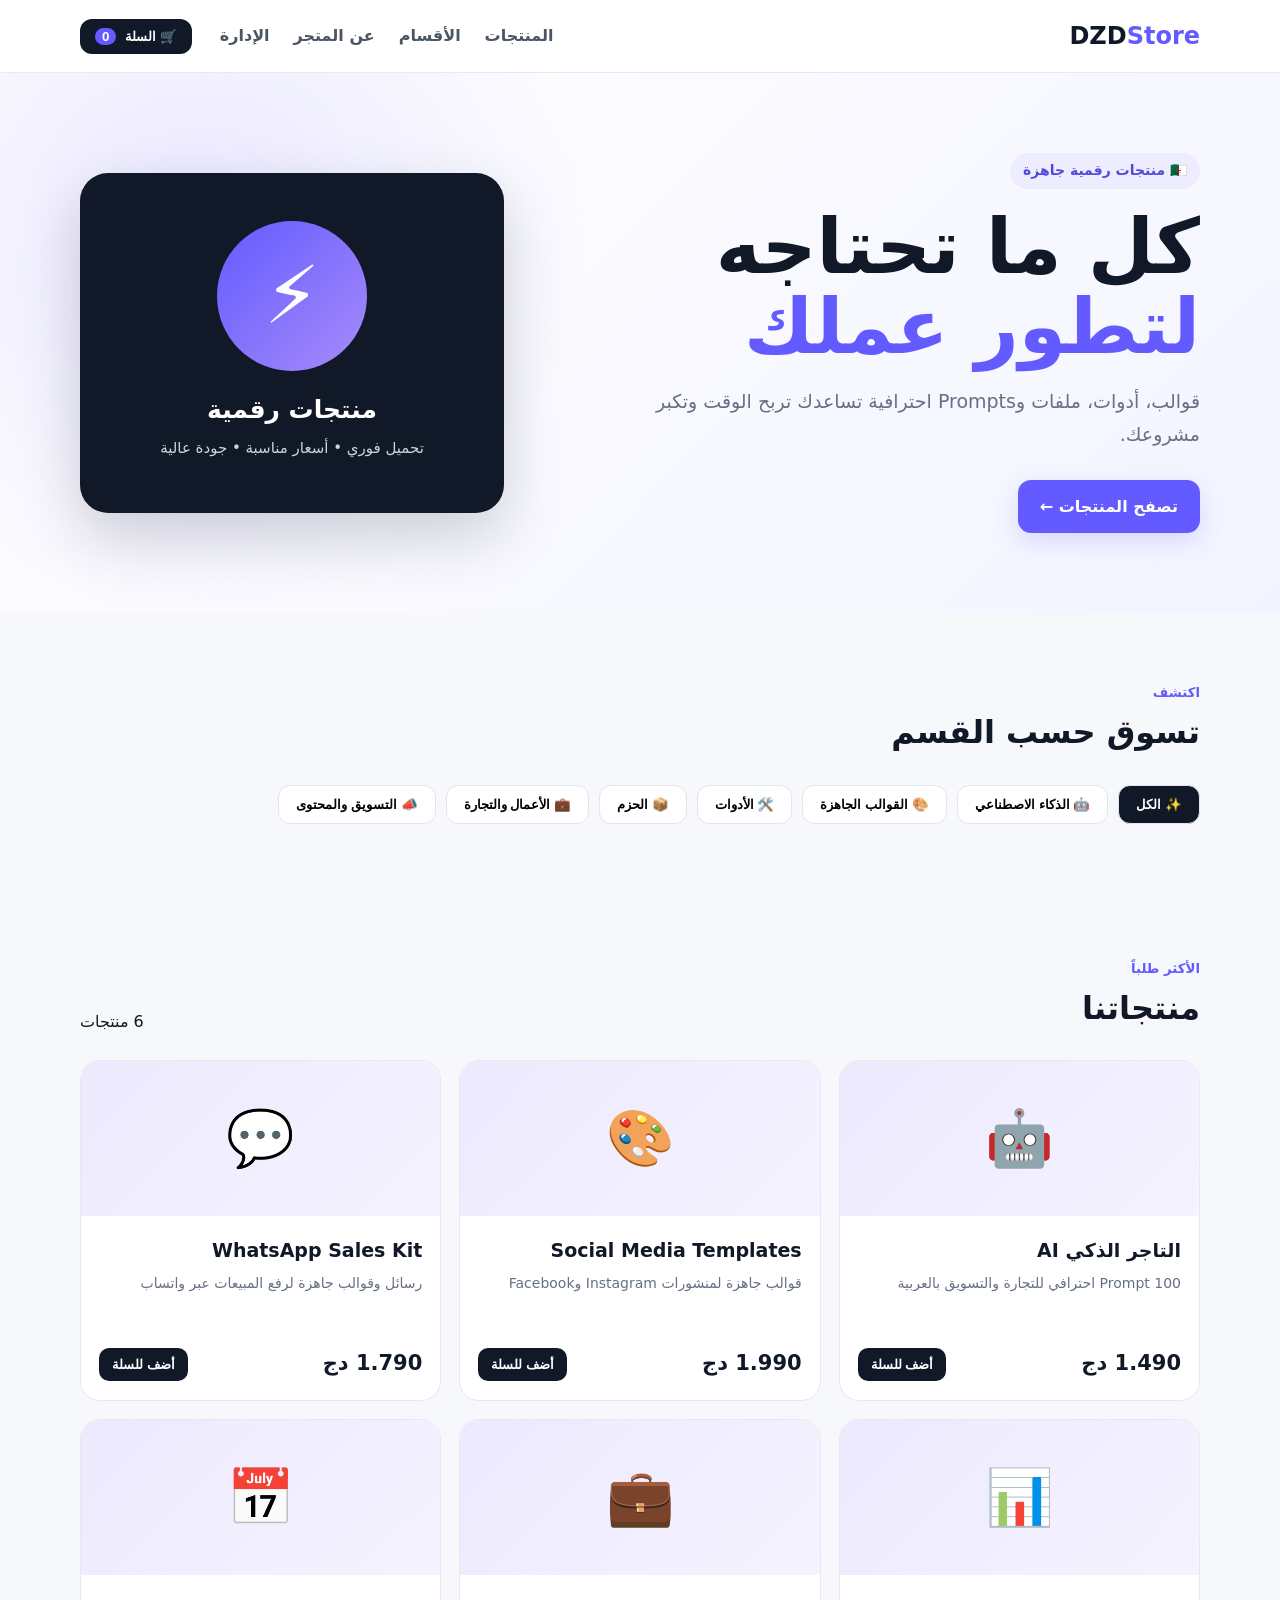
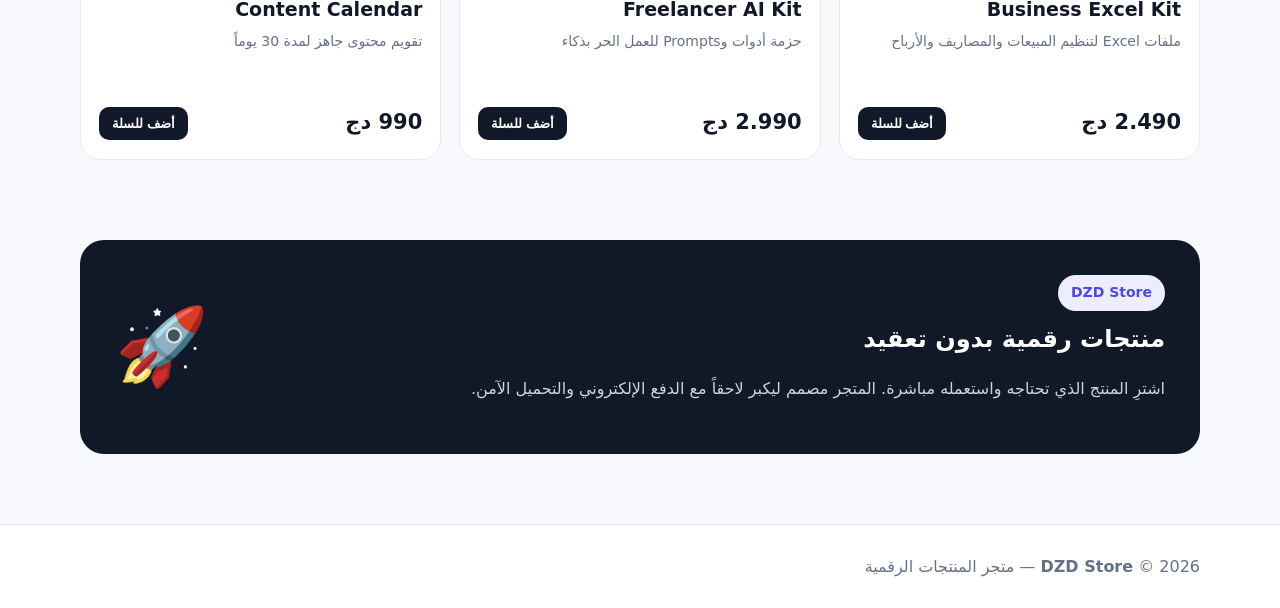
<file: index.html>
<!doctype html>
<html lang="ar" dir="rtl">
<head>
<meta charset="UTF-8"><meta name="viewport" content="width=device-width,initial-scale=1">
<meta name="description" content="DZD Store - متجر المنتجات الرقمية الجزائرية"><title>DZD Store | منتجات رقمية</title>
<link rel="stylesheet" href="styles.css">
</head><body>
<header class="header"><div class="container nav"><a class="logo" href="#">DZD<span>Store</span></a><nav><a href="#products">المنتجات</a><a href="#categories">الأقسام</a><a href="#about">عن المتجر</a><a href="admin.html">الإدارة</a></nav><button class="cart" id="cartBtn">🛒 السلة <b id="cartCount">0</b></button></div></header>
<main><section class="hero"><div class="container hero-grid"><div><span class="badge">🇩🇿 منتجات رقمية جاهزة</span><h1>كل ما تحتاجه<br><span>لتطور عملك</span></h1><p>قوالب، أدوات، ملفات وPrompts احترافية تساعدك تربح الوقت وتكبر مشروعك.</p><a class="primary" href="#products">تصفح المنتجات ←</a></div><div class="hero-card"><div class="orb">⚡</div><h3>منتجات رقمية</h3><p>تحميل فوري • أسعار مناسبة • جودة عالية</p></div></div></section>
<section class="container section" id="categories"><div class="section-head"><div><small>اكتشف</small><h2>تسوق حسب القسم</h2></div></div><div class="categories" id="categoriesList"><button data-filter="all" class="active">✨ الكل</button></div></section>
<section class="container section" id="products"><div class="section-head"><div><small>الأكثر طلباً</small><h2>منتجاتنا</h2></div><span id="resultCount"></span></div><div class="products" id="productsGrid"></div></section>
<section class="container promo" id="about"><div><span class="badge">DZD Store</span><h2>منتجات رقمية بدون تعقيد</h2><p>اشترِ المنتج الذي تحتاجه واستعمله مباشرة. المتجر مصمم ليكبر لاحقاً مع الدفع الإلكتروني والتحميل الآمن.</p></div><div class="promo-icon">🚀</div></section></main>
<footer><div class="container"><strong>DZD Store</strong><span> © 2026 — متجر المنتجات الرقمية</span></div></footer>
<div class="modal" id="cartModal" aria-hidden="true"><div class="modal-box"><button class="close" id="closeCart">×</button><h2>سلة المشتريات</h2><div id="cartItems"></div><div class="total">المجموع: <b id="cartTotal">0 دج</b></div><button class="primary full" id="checkout">إتمام الطلب</button></div></div><script src="supabase-config.js"></script><script src="app.js"></script></body></html>
</file>
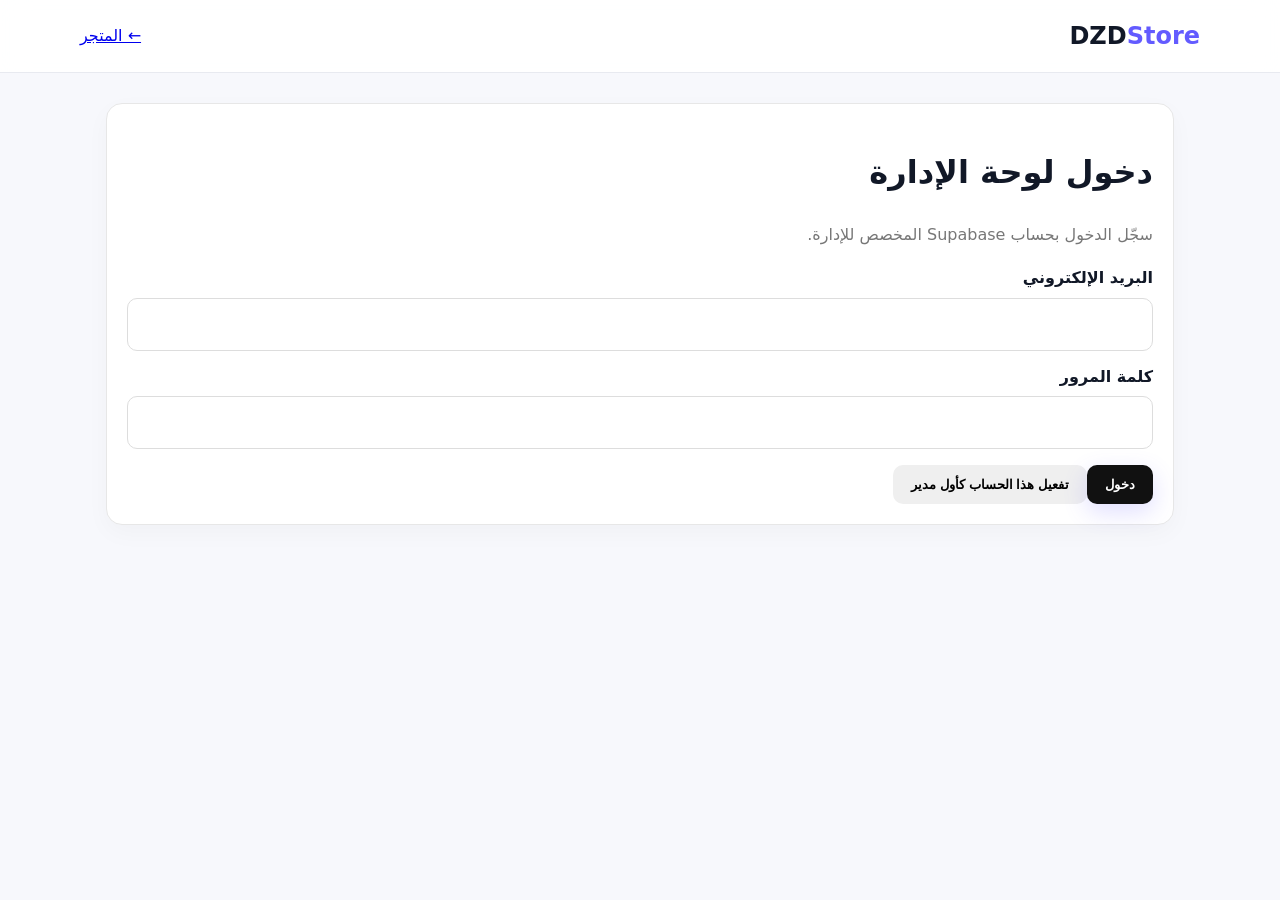
<file: admin.html>
<!doctype html><html lang="ar" dir="rtl"><head><meta charset="utf-8"><meta name="viewport" content="width=device-width,initial-scale=1"><title>DZD Store — Admin</title><link rel="stylesheet" href="styles.css"><style>.admin{max-width:1100px;margin:30px auto;padding:0 16px}.admin-grid{display:grid;grid-template-columns:repeat(auto-fit,minmax(220px,1fr));gap:16px}.admin-card,.admin-form{background:#fff;border:1px solid #e7e7e7;border-radius:16px;padding:20px;box-shadow:0 8px 24px #00000008}.admin-card strong{font-size:28px;display:block;margin-top:8px}.admin-form{margin-top:20px}.admin-form label{display:block;margin:12px 0 6px;font-weight:700}.admin-form input,.admin-form select,.admin-form textarea{width:100%;padding:12px;border:1px solid #ddd;border-radius:10px;font:inherit;box-sizing:border-box}.admin-form button{margin-top:16px;padding:12px 18px;border:0;border-radius:10px;cursor:pointer;font-weight:700}.admin-list{margin-top:20px}.admin-row{display:flex;justify-content:space-between;gap:12px;align-items:center;padding:14px 0;border-bottom:1px solid #eee}.actions{display:flex;gap:8px;flex-wrap:wrap}.danger{background:#ffe9e9;color:#a00}.primary{background:#111;color:#fff}.muted{color:#777}.order{border:1px solid #eee;border-radius:12px;padding:14px;margin:10px 0}.order-head{display:flex;justify-content:space-between;gap:10px;flex-wrap:wrap}.status{font-weight:700}.status.PENDING{color:#9a6700}.status.PAID{color:#087f23}.status.CANCELLED,.status.FAILED{color:#a00}.hidden{display:none!important}.notice{padding:12px;border-radius:10px;background:#f5f5f5;margin-top:12px}.logout{float:left}.filebox{padding:14px;border:1px dashed #bbb;border-radius:12px;background:#fafafa}.filehint{font-size:13px;color:#666;margin-top:6px}.category-grid{display:grid;grid-template-columns:repeat(auto-fit,minmax(250px,1fr));gap:12px}.category-item{border:1px solid #eee;border-radius:12px;padding:12px;background:#fafafa}.category-item .cat-id{font-size:12px;color:#777}.category-item .cat-fields{display:grid;grid-template-columns:1fr 1fr;gap:8px}.category-item input{margin-top:6px}.section-note{padding:10px 12px;background:#f7f7f7;border-radius:10px;color:#666;font-size:13px}</style></head><body><header class="header"><div class="container nav"><a class="logo" href="index.html">DZD<span>Store</span></a><a href="index.html">← المتجر</a></div></header><main class="admin"><div id="loginBox" class="admin-form"><h1>دخول لوحة الإدارة</h1><p class="muted">سجّل الدخول بحساب Supabase المخصص للإدارة.</p><label>البريد الإلكتروني</label><input id="email" type="email" autocomplete="username" required><label>كلمة المرور</label><input id="password" type="password" autocomplete="current-password" required><button id="loginBtn" class="primary" type="button">دخول</button><button id="claimBtn" type="button">تفعيل هذا الحساب كأول مدير</button><div id="loginMsg" class="notice hidden"></div></div><div id="panel" class="hidden"><button id="logoutBtn" class="logout">تسجيل الخروج</button><h1>لوحة التحكم</h1><p class="muted">إدارة المنتجات والطلبات مرتبطة مباشرة بـ Supabase.</p><section class="admin-grid"><div class="admin-card">المنتجات<strong id="statProducts">0</strong></div><div class="admin-card">الطلبات<strong id="statOrders">0</strong></div></section><section class="admin-form"><h2>الأقسام الثابتة</h2><p class="section-note">المتجر يعتمد دائماً على 6 أقسام فقط. يمكنك تغيير أسماء الأقسام هنا، لكن لا يمكن إضافة قسم سابع أو حذف أحد الأقسام. بعد ذلك تختار القسم المناسب عند إضافة أو تعديل المنتج.</p><div id="categoryList" class="category-grid"></div><button id="saveCategories" class="primary" type="button">حفظ الأقسام الستة</button></section><form id="productForm" class="admin-form"><h2 id="formTitle">إضافة منتج</h2><input id="editId" type="hidden"><label>اسم المنتج</label><input id="name" required><label>الوصف</label><textarea id="desc" required></textarea><label>السعر بالدينار</label><input id="price" type="number" min="1" required><label>التصنيف</label><select id="cat" required></select><label>الأيقونة</label><input id="icon" value="📦" maxlength="4"><div class="filebox"><label>📁 ملف المنتج الرقمي</label><input id="productFile" type="file" accept=".zip,.pdf,.doc,.docx,.ppt,.pptx,.xls,.xlsx,.csv,.txt,.epub"><div class="filehint">ارفع الملف الذي سيحصل عليه الزبون بعد الدفع. يبقى داخل Storage الخاص ولا يظهر للعموم.</div><div id="currentFile" class="filehint"></div></div><label>حد التحميلات</label><input id="downloadLimit" type="number" min="1" value="5"><label><input id="active" type="checkbox" checked> المنتج ظاهر في المتجر</label><div class="actions"><button class="primary" type="submit">حفظ المنتج والملف</button><button id="cancelEdit" type="button">إلغاء</button></div></form><section class="admin-form admin-list"><h2>المنتجات الحالية</h2><div id="productList"></div></section><section class="admin-form admin-list"><h2>الطلبات</h2><div id="ordersList"></div></section></div></main><script src="supabase-config.js"></script><script src="admin.js"></script></body></html>
</file>
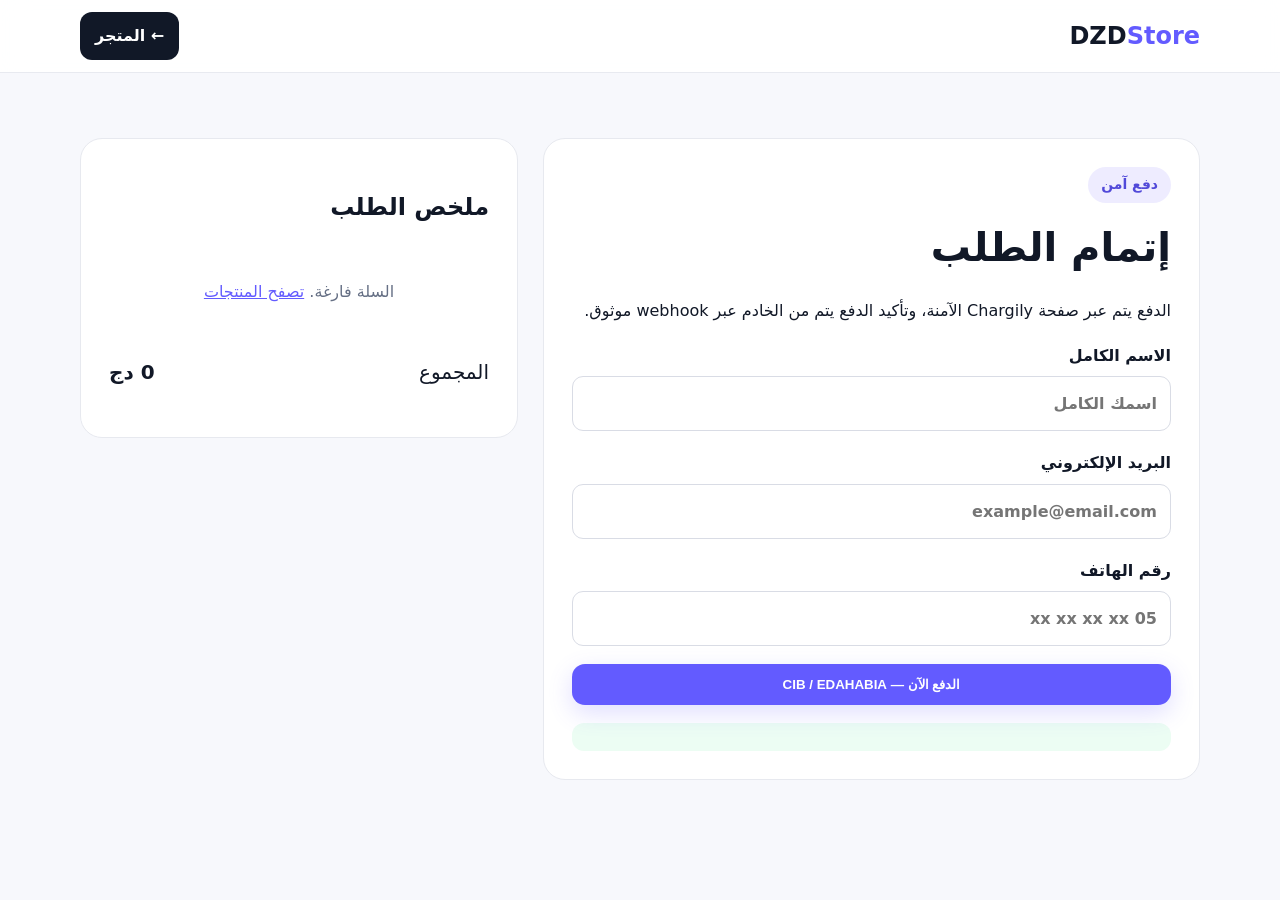
<file: checkout.html>
<!doctype html><html lang="ar" dir="rtl"><head><meta charset="UTF-8"><meta name="viewport" content="width=device-width,initial-scale=1"><title>إتمام الطلب | DZD Store</title><link rel="stylesheet" href="styles.css"></head><body><header class="header"><div class="container nav"><a class="logo" href="index.html">DZD<span>Store</span></a><a class="cart" href="index.html">← المتجر</a></div></header><main class="container section"><div class="checkout-grid"><section class="checkout-card"><span class="badge">دفع آمن</span><h1>إتمام الطلب</h1><p>الدفع يتم عبر صفحة Chargily الآمنة، وتأكيد الدفع يتم من الخادم عبر webhook موثوق.</p><form id="orderForm"><label>الاسم الكامل<input required name="name" maxlength="120" autocomplete="name" placeholder="اسمك الكامل"></label><label>البريد الإلكتروني<input required type="email" name="email" maxlength="160" autocomplete="email" placeholder="example@email.com"></label><label>رقم الهاتف<input required name="phone" maxlength="30" inputmode="tel" autocomplete="tel" placeholder="05 xx xx xx xx"></label><button class="primary full" type="submit">الدفع الآن — CIB / EDAHABIA</button></form><div id="success" class="success"></div></section><aside class="checkout-card"><h2>ملخص الطلب</h2><div id="summary"></div><div class="total">المجموع <b id="total">0 دج</b></div></aside></div></main><script src="supabase-config.js"></script><script>
const cart=JSON.parse(localStorage.getItem('dzd-cart')||'[]');const money=n=>Number(n).toLocaleString('ar-DZ')+' دج';const summary=document.getElementById('summary');const total=cart.reduce((s,p)=>s+Number(p.price||0),0);summary.innerHTML=cart.length?cart.map(p=>`<div class="cart-row"><span>${p.icon||'📦'} ${p.name}</span><b>${money(p.price)}</b></div>`).join(''):'<div class="empty">السلة فارغة. <a href="index.html">تصفح المنتجات</a></div>';document.getElementById('total').textContent=money(total);const cfg=window.DZD_SUPABASE;const q=new URLSearchParams(location.search);
async function showDownloads(){const orderId=q.get('order_id'),last=JSON.parse(localStorage.getItem('dzd-last-order')||'null');if(!orderId||!last?.email)return;const box=document.getElementById('success');box.innerHTML='⏳ تم الدفع، نتحقق من تأكيد العملية ونجهز ملفاتك…';for(let n=0;n<10;n++){try{const r=await fetch(`${cfg.url}/functions/v1/download-links`,{method:'POST',headers:{'Content-Type':'application/json',apikey:cfg.key},body:JSON.stringify({order_id:orderId,email:last.email})});const out=await r.json();if(r.ok&&out.links?.length){box.innerHTML='✅ تم تأكيد الدفع للطلب <strong>'+out.order_code+'</strong><br><br>'+out.links.map(x=>`<a class="primary" style="display:block;margin:8px 0" href="downloads.html?token=${encodeURIComponent(x.token)}">📥 تحميل ${x.product_name}</a>`).join('');return}}catch(_){}await new Promise(r=>setTimeout(r,3000))}box.innerHTML='⏳ الدفع تم إرساله، لكن تأكيد البنك مازال قيد المعالجة. أعد فتح هذه الصفحة بعد لحظات.'}
if(q.get('paid')==='1')showDownloads();if(q.get('paid')==='0')document.getElementById('success').textContent='⚠️ لم يكتمل الدفع. يمكنك المحاولة مرة أخرى.';
document.getElementById('orderForm').onsubmit=async e=>{e.preventDefault();if(!cart.length)return;const btn=e.target.querySelector('button[type=submit]');btn.disabled=true;btn.textContent='جاري تجهيز الدفع…';document.getElementById('success').textContent='';try{const data=new FormData(e.target);const items=cart.map(p=>({product_id:Number(p.id),quantity:Number(p.quantity||1)}));if(!cfg)throw new Error('إعداد المتجر غير متوفر');const email=String(data.get('email')).trim().toLowerCase();const r=await fetch(`${cfg.url}/functions/v1/create-order-live`,{method:'POST',headers:{'Content-Type':'application/json',apikey:cfg.key},body:JSON.stringify({name:data.get('name'),email,phone:data.get('phone'),payment_method:'chargily',site_url:location.origin,items})});const out=await r.json().catch(()=>({}));if(!r.ok)throw new Error(out.error||'تعذر إنشاء صفحة الدفع');if(!out.checkout_url)throw new Error('لم يتم إنشاء رابط الدفع');localStorage.setItem('dzd-last-order',JSON.stringify({order_id:out.order_id,email}));localStorage.removeItem('dzd-cart');location.href=out.checkout_url;}catch(err){document.getElementById('success').textContent='❌ '+err.message;btn.disabled=false;btn.textContent='الدفع الآن — CIB / EDAHABIA'}};
</script></body></html>
</file>
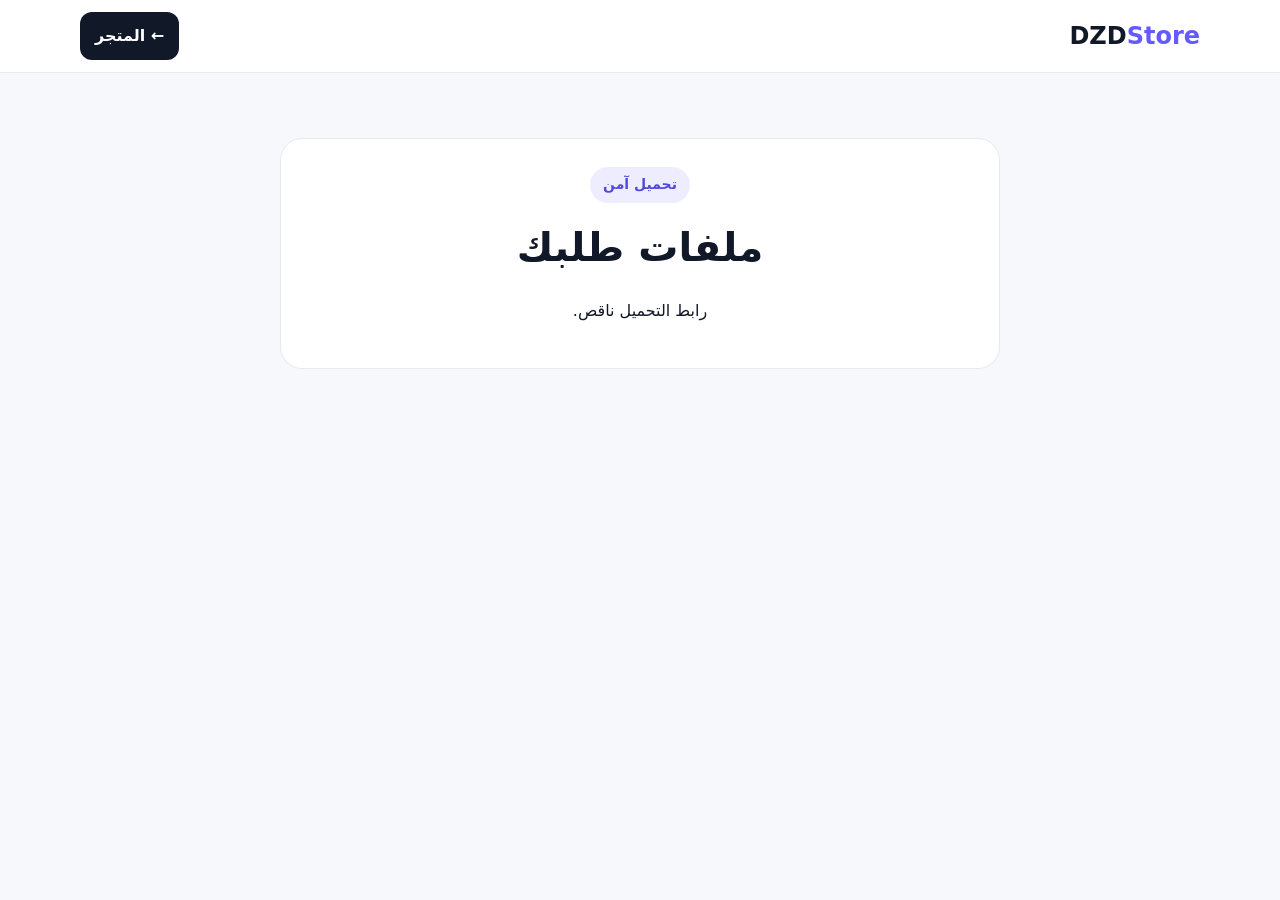
<file: downloads.html>
<!doctype html><html lang="ar" dir="rtl"><head><meta charset="UTF-8"><meta name="viewport" content="width=device-width,initial-scale=1"><title>تحميل المنتج | DZD Store</title><link rel="stylesheet" href="styles.css"></head><body><header class="header"><div class="container nav"><a class="logo" href="index.html">DZD<span>Store</span></a><a class="cart" href="index.html">← المتجر</a></div></header><main class="container section"><section class="checkout-card" style="max-width:720px;margin:auto;text-align:center"><span class="badge">تحميل آمن</span><h1>ملفات طلبك</h1><p id="message">يتم التحقق من صلاحية التحميل…</p><div id="downloadArea"></div></section></main><script src="supabase-config.js"></script><script>
const token=new URLSearchParams(location.search).get('token');const area=document.getElementById('downloadArea');const message=document.getElementById('message');const cfg=window.DZD_SUPABASE;
async function load(){if(!token){message.textContent='رابط التحميل ناقص.';return}if(!cfg){message.textContent='إعداد المتجر غير متوفر.';return}try{const r=await fetch(`${cfg.url}/functions/v1/download-product`,{method:'POST',headers:{'Content-Type':'application/json',apikey:cfg.key},body:JSON.stringify({token})});const data=await r.json();if(!r.ok)throw new Error(data.error||'تعذر إنشاء رابط التحميل');area.innerHTML=`<a class="primary" href="${data.url}">📥 تحميل المنتج</a><p class="muted">الرابط المؤقت صالح لمدة ${Math.round(data.expires_in/60)} دقائق.</p>`;message.textContent='تم التحقق من الدفع ويمكنك التحميل الآن.'}catch(e){message.textContent=e.message}}load();
</script></body></html>
</file>
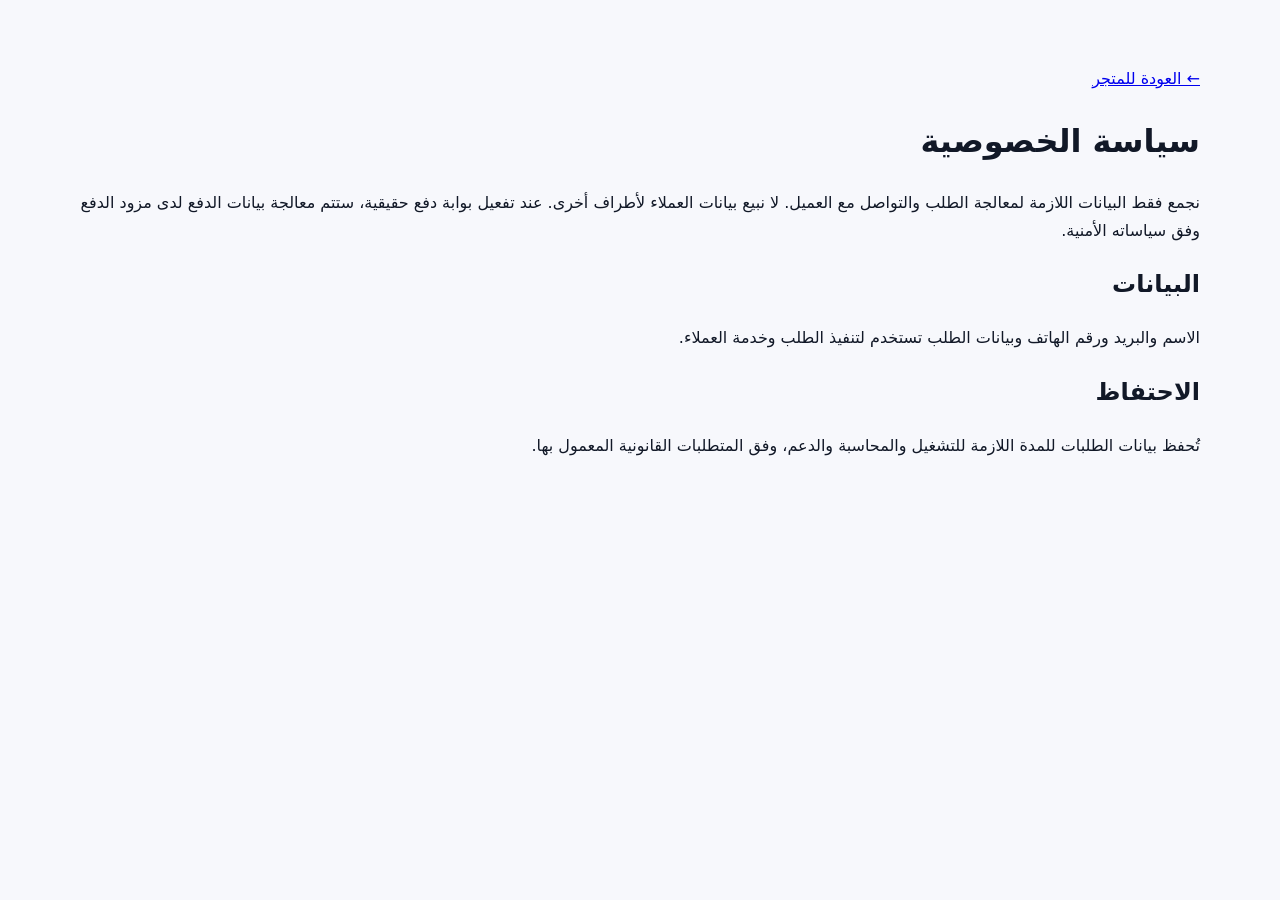
<file: privacy.html>
<!doctype html><html lang="ar" dir="rtl"><head><meta charset="utf-8"><meta name="viewport" content="width=device-width,initial-scale=1"><title>الخصوصية | DZD Store</title><link rel="stylesheet" href="styles.css"></head><body><main class="container section"><a href="index.html">← العودة للمتجر</a><h1>سياسة الخصوصية</h1><p>نجمع فقط البيانات اللازمة لمعالجة الطلب والتواصل مع العميل. لا نبيع بيانات العملاء لأطراف أخرى. عند تفعيل بوابة دفع حقيقية، ستتم معالجة بيانات الدفع لدى مزود الدفع وفق سياساته الأمنية.</p><h2>البيانات</h2><p>الاسم والبريد ورقم الهاتف وبيانات الطلب تستخدم لتنفيذ الطلب وخدمة العملاء.</p><h2>الاحتفاظ</h2><p>تُحفظ بيانات الطلبات للمدة اللازمة للتشغيل والمحاسبة والدعم، وفق المتطلبات القانونية المعمول بها.</p></main></body></html>
</file>
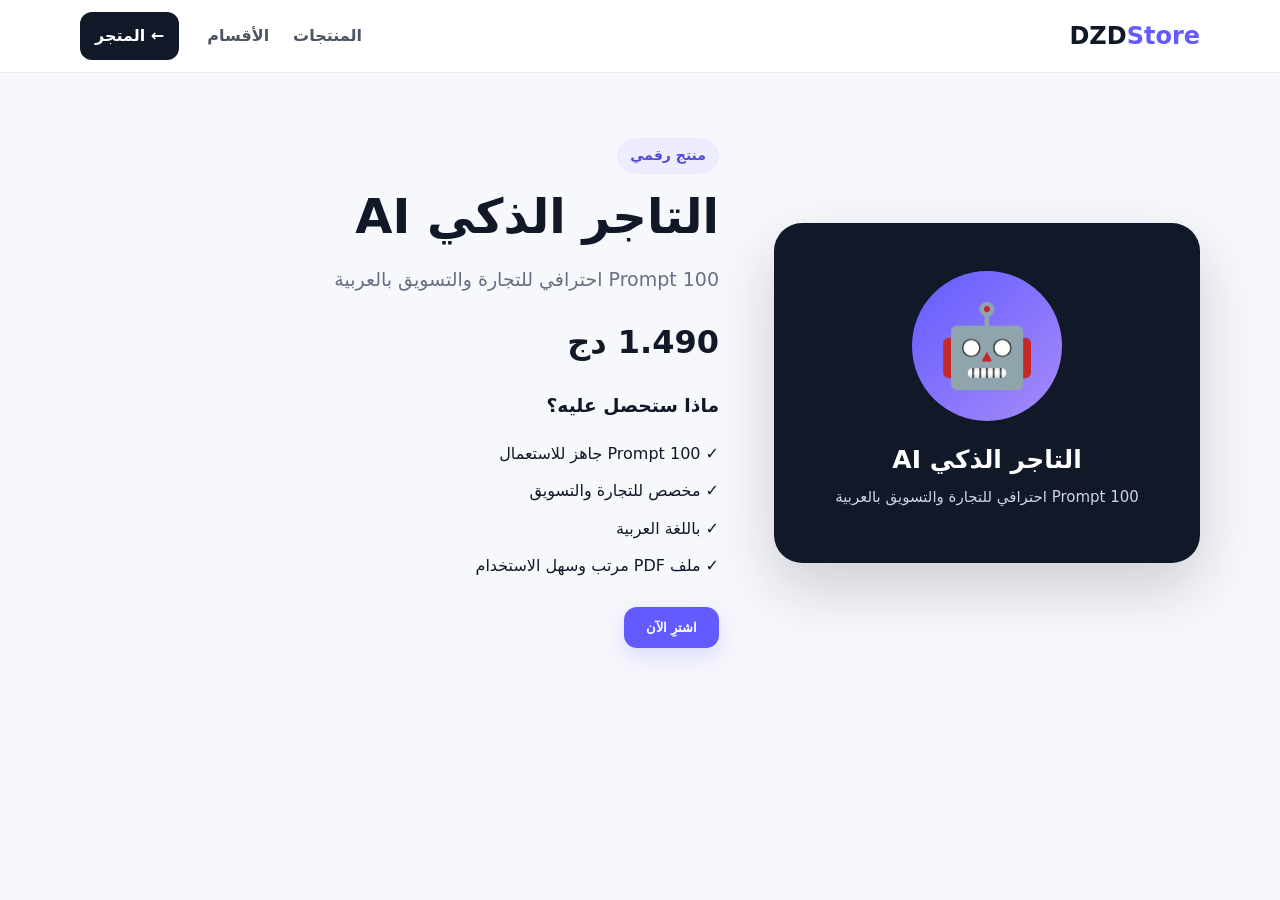
<file: product.html>
<!doctype html><html lang="ar" dir="rtl"><head><meta charset="UTF-8"><meta name="viewport" content="width=device-width,initial-scale=1"><title>تفاصيل المنتج | DZD Store</title><link rel="stylesheet" href="styles.css"></head><body><header class="header"><div class="container nav"><a class="logo" href="index.html">DZD<span>Store</span></a><nav><a href="index.html#products">المنتجات</a><a href="index.html#categories">الأقسام</a></nav><a class="cart" href="index.html">← المتجر</a></div></header><main class="container section"><div id="productDetails"></div></main><script>const defaults=[{id:1,name:'التاجر الذكي AI',desc:'100 Prompt احترافي للتجارة والتسويق بالعربية',price:1490,cat:'prompts',icon:'🤖',features:['100 Prompt جاهز للاستعمال','مخصص للتجارة والتسويق','باللغة العربية','ملف PDF مرتب وسهل الاستخدام']},{id:2,name:'Social Media Templates',desc:'قوالب جاهزة لمنشورات Instagram وFacebook',price:1990,cat:'templates',icon:'🎨',features:['قوالب قابلة للتعديل','مناسبة لـ Instagram وFacebook','تصميمات متعددة','جاهزة للنشر']},{id:3,name:'WhatsApp Sales Kit',desc:'رسائل وقوالب جاهزة لرفع المبيعات عبر واتساب',price:1790,cat:'kits',icon:'💬',features:['رسائل بيع جاهزة','ردود على العملاء','متابعة العملاء','سيناريوهات إقناع']},{id:4,name:'Business Excel Kit',desc:'ملفات Excel لتنظيم المبيعات والمصاريف والأرباح',price:2490,cat:'tools',icon:'📊',features:['متابعة المبيعات','حساب الأرباح','تسجيل المصاريف','نماذج جاهزة']},{id:5,name:'Freelancer AI Kit',desc:'حزمة أدوات وPrompts للعمل الحر بذكاء',price:2990,cat:'kits',icon:'💼',features:['Prompts للعمل الحر','تحسين عروض الخدمات','تنظيم المشاريع','رفع الإنتاجية']},{id:6,name:'Content Calendar',desc:'تقويم محتوى جاهز لمدة 30 يوماً',price:990,cat:'templates',icon:'📅',features:['30 يوم محتوى','أفكار منشورات','تنظيم أسبوعي','مناسب للشبكات الاجتماعية']}];const products=JSON.parse(localStorage.getItem('dzd-products')||'null')||defaults;const id=Number(new URLSearchParams(location.search).get('id')||1),p=products.find(x=>x.id===id)||products[0],money=n=>Number(n).toLocaleString('ar-DZ')+' دج';document.title=p.name+' | DZD Store';document.getElementById('productDetails').innerHTML=`<div class="product-detail"><div class="hero-card"><div class="orb">${p.icon}</div><h3>${p.name}</h3><p>${p.desc}</p></div><div class="detail-copy"><span class="badge">منتج رقمي</span><h1>${p.name}</h1><p class="lead">${p.desc}</p><h2>${money(p.price)}</h2><h3>ماذا ستحصل عليه؟</h3><ul>${(p.features||['منتج رقمي جاهز للاستعمال','تحميل بعد تأكيد الدفع']).map(x=>`<li>✓ ${x}</li>`).join('')}</ul><button class="primary" onclick="buy()">اشترِ الآن</button></div></div>`;function buy(){const cart=JSON.parse(localStorage.getItem('dzd-cart')||'[]');if(!cart.some(x=>x.id===p.id))cart.push(p);localStorage.setItem('dzd-cart',JSON.stringify(cart));location.href='checkout.html'}</script></body></html>
</file>
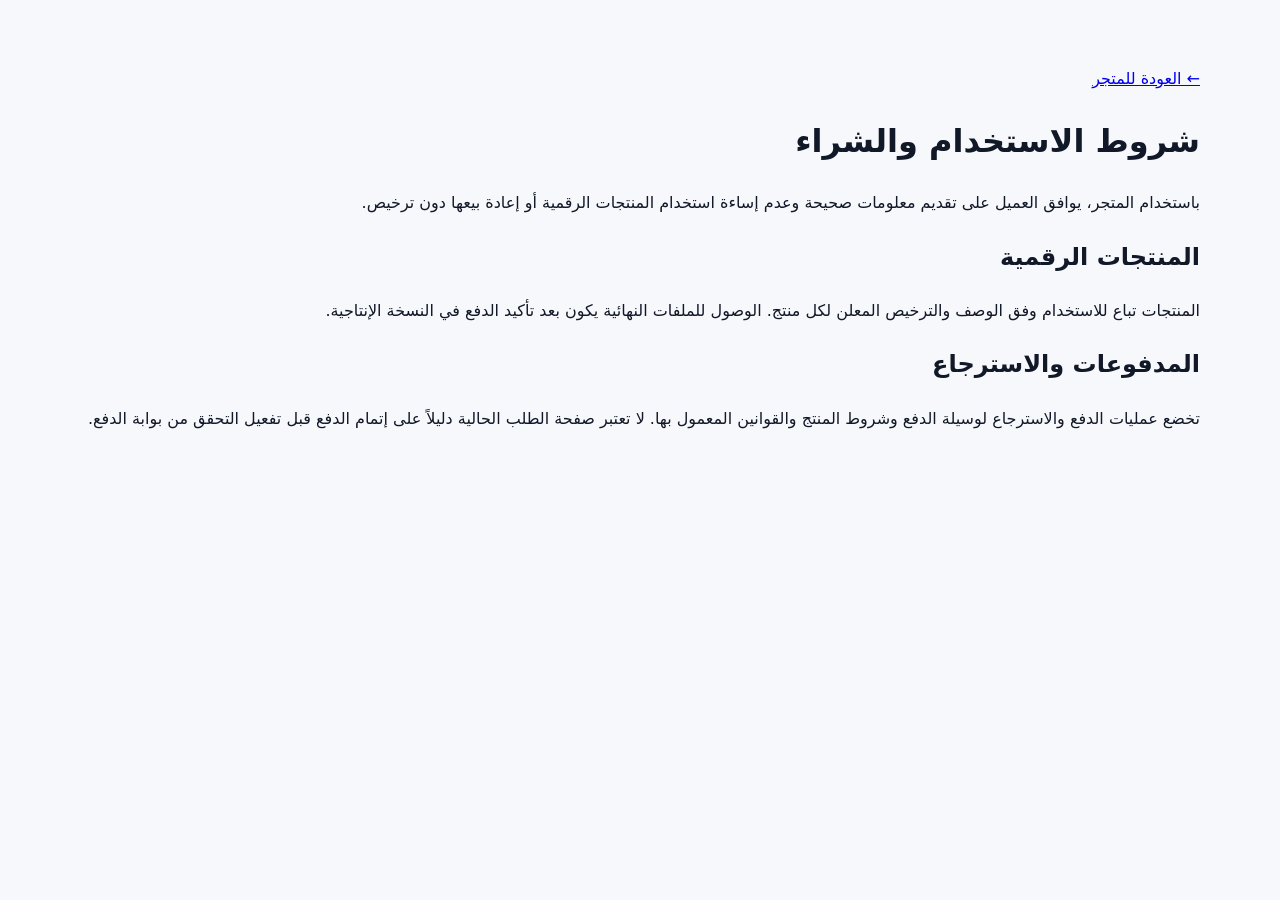
<file: terms.html>
<!doctype html><html lang="ar" dir="rtl"><head><meta charset="utf-8"><meta name="viewport" content="width=device-width,initial-scale=1"><title>الشروط | DZD Store</title><link rel="stylesheet" href="styles.css"></head><body><main class="container section"><a href="index.html">← العودة للمتجر</a><h1>شروط الاستخدام والشراء</h1><p>باستخدام المتجر، يوافق العميل على تقديم معلومات صحيحة وعدم إساءة استخدام المنتجات الرقمية أو إعادة بيعها دون ترخيص.</p><h2>المنتجات الرقمية</h2><p>المنتجات تباع للاستخدام وفق الوصف والترخيص المعلن لكل منتج. الوصول للملفات النهائية يكون بعد تأكيد الدفع في النسخة الإنتاجية.</p><h2>المدفوعات والاسترجاع</h2><p>تخضع عمليات الدفع والاسترجاع لوسيلة الدفع وشروط المنتج والقوانين المعمول بها. لا تعتبر صفحة الطلب الحالية دليلاً على إتمام الدفع قبل تفعيل التحقق من بوابة الدفع.</p></main></body></html>
</file>
<file: styles.css>
*{box-sizing:border-box}html{scroll-behavior:smooth}body{margin:0;font-family:system-ui,-apple-system,"Segoe UI",Tahoma,sans-serif;background:#f7f8fc;color:#111827;line-height:1.7}.container{width:min(1120px,92%);margin:auto}.header{position:sticky;top:0;z-index:10;background:rgba(255,255,255,.9);backdrop-filter:blur(14px);border-bottom:1px solid #e8eaf0}.nav{height:72px;display:flex;align-items:center;gap:28px}.logo{font-size:24px;font-weight:900;text-decoration:none;color:#111827;margin-left:auto}.logo span{color:#635bff}.nav nav{display:flex;gap:24px}.nav nav a{color:#4b5563;text-decoration:none;font-weight:600}.cart{border:0;background:#111827;color:#fff;border-radius:12px;padding:10px 15px;cursor:pointer;font-weight:700;text-decoration:none}.cart b{background:#635bff;border-radius:99px;padding:1px 7px;margin-right:5px}.hero{padding:80px 0;background:radial-gradient(circle at 15% 30%,#e9e7ff 0,transparent 34%),linear-gradient(135deg,#fff,#f3f4ff)}.hero-grid{display:grid;grid-template-columns:1.2fr .8fr;gap:60px;align-items:center}.badge{display:inline-block;background:#eeecff;color:#5149d9;border-radius:99px;padding:6px 13px;font-size:14px;font-weight:800}.hero h1{font-size:clamp(44px,7vw,76px);line-height:1.05;margin:18px 0}.hero h1 span{color:#635bff}.hero p{font-size:19px;color:#667085;max-width:590px;margin-bottom:30px}.primary{display:inline-block;background:#635bff;color:white;text-decoration:none;border:0;border-radius:13px;padding:13px 22px;font-weight:800;cursor:pointer;box-shadow:0 8px 24px rgba(99,91,255,.2)}.hero-card{min-height:340px;border-radius:28px;background:#111827;color:white;display:flex;flex-direction:column;align-items:center;justify-content:center;text-align:center;box-shadow:0 25px 60px rgba(17,24,39,.18)}.orb{font-size:80px;width:150px;height:150px;border-radius:50%;display:grid;place-items:center;background:linear-gradient(135deg,#635bff,#a78bfa);margin-bottom:18px}.hero-card h3{font-size:25px;margin:0}.hero-card p{font-size:15px;color:#cbd5e1;margin:4px}.section{padding:65px 0}.section-head{display:flex;align-items:end;justify-content:space-between;margin-bottom:25px}.section-head small{color:#635bff;font-weight:800}.section-head h2{font-size:32px;margin:0}.categories{display:flex;gap:10px;flex-wrap:wrap}.categories button{border:1px solid #e2e5ec;background:#fff;border-radius:12px;padding:11px 17px;cursor:pointer;font-weight:700}.categories button.active,.categories button:hover{background:#111827;color:#fff}.products{display:grid;grid-template-columns:repeat(3,1fr);gap:18px}.product{background:#fff;border:1px solid #e7e9ef;border-radius:20px;overflow:hidden;transition:.2s}.product:hover{transform:translateY(-4px);box-shadow:0 15px 35px rgba(15,23,42,.08)}.product-link{display:block;color:inherit;text-decoration:none}.thumb{height:155px;display:grid;place-items:center;font-size:55px;background:linear-gradient(135deg,#ede9fe,#f5f3ff)}.product-body{padding:18px}.product h3{margin:0 0 5px;font-size:19px}.product p{color:#667085;font-size:14px;margin:0 0 15px}.price{display:flex;justify-content:space-between;align-items:center}.price strong{font-size:21px}.add{border:0;background:#111827;color:#fff;border-radius:10px;padding:9px 13px;cursor:pointer;font-weight:700}.promo{margin:15px auto 70px;padding:35px;border-radius:24px;background:#111827;color:#fff;display:flex;justify-content:space-between;align-items:center}.promo h2{margin:8px 0}.promo p{color:#cbd5e1;max-width:700px}.promo-icon{font-size:75px}footer{padding:28px 0;background:#fff;border-top:1px solid #e7e9ef;color:#667085}.modal{display:none;position:fixed;inset:0;background:rgba(15,23,42,.55);z-index:30;padding:20px}.modal.show{display:grid;place-items:center}.modal-box{width:min(520px,100%);background:#fff;border-radius:22px;padding:25px;position:relative;max-height:85vh;overflow:auto}.close{position:absolute;left:18px;top:15px;border:0;background:#f1f2f6;border-radius:50%;font-size:22px;width:36px;height:36px;cursor:pointer}.modal-box h2{margin-top:5px}.cart-row{display:flex;justify-content:space-between;align-items:center;padding:14px 0;border-bottom:1px solid #eee}.remove{border:0;background:none;color:#ef4444;cursor:pointer}.total{display:flex;justify-content:space-between;font-size:20px;padding:20px 0}.full{width:100%;text-align:center}.empty{text-align:center;color:#667085;padding:30px}.product-detail{display:grid;grid-template-columns:.8fr 1.2fr;gap:55px;align-items:center}.detail-copy h1{font-size:48px;line-height:1.15;margin:15px 0}.lead{font-size:19px;color:#667085}.detail-copy h2{font-size:32px;margin:20px 0}.detail-copy li{margin:10px 0;list-style:none}.detail-copy ul{padding:0;margin-bottom:28px}.checkout-grid{display:grid;grid-template-columns:1.2fr .8fr;gap:25px;align-items:start}.checkout-card{background:#fff;border:1px solid #e7e9ef;border-radius:22px;padding:28px}.checkout-card h1{font-size:40px;margin:10px 0}.checkout-card label{display:block;font-weight:700;margin:18px 0}.checkout-card input{display:block;width:100%;margin-top:7px;padding:13px;border:1px solid #d9dce5;border-radius:11px;font:inherit}.success{margin-top:18px;padding:14px;border-radius:12px;background:#ecfdf3;color:#067647}.checkout-card a{color:#635bff}@media(max-width:800px){.nav nav{display:none}.hero{padding:55px 0}.hero-grid,.product-detail,.checkout-grid{grid-template-columns:1fr;gap:30px}.hero-card{min-height:240px}.products{grid-template-columns:1fr 1fr}.promo{margin-bottom:35px}.promo-icon{font-size:45px}.detail-copy h1{font-size:38px}}@media(max-width:520px){.products{grid-template-columns:1fr}.hero h1{font-size:48px}.section{padding:45px 0}}
</file>
